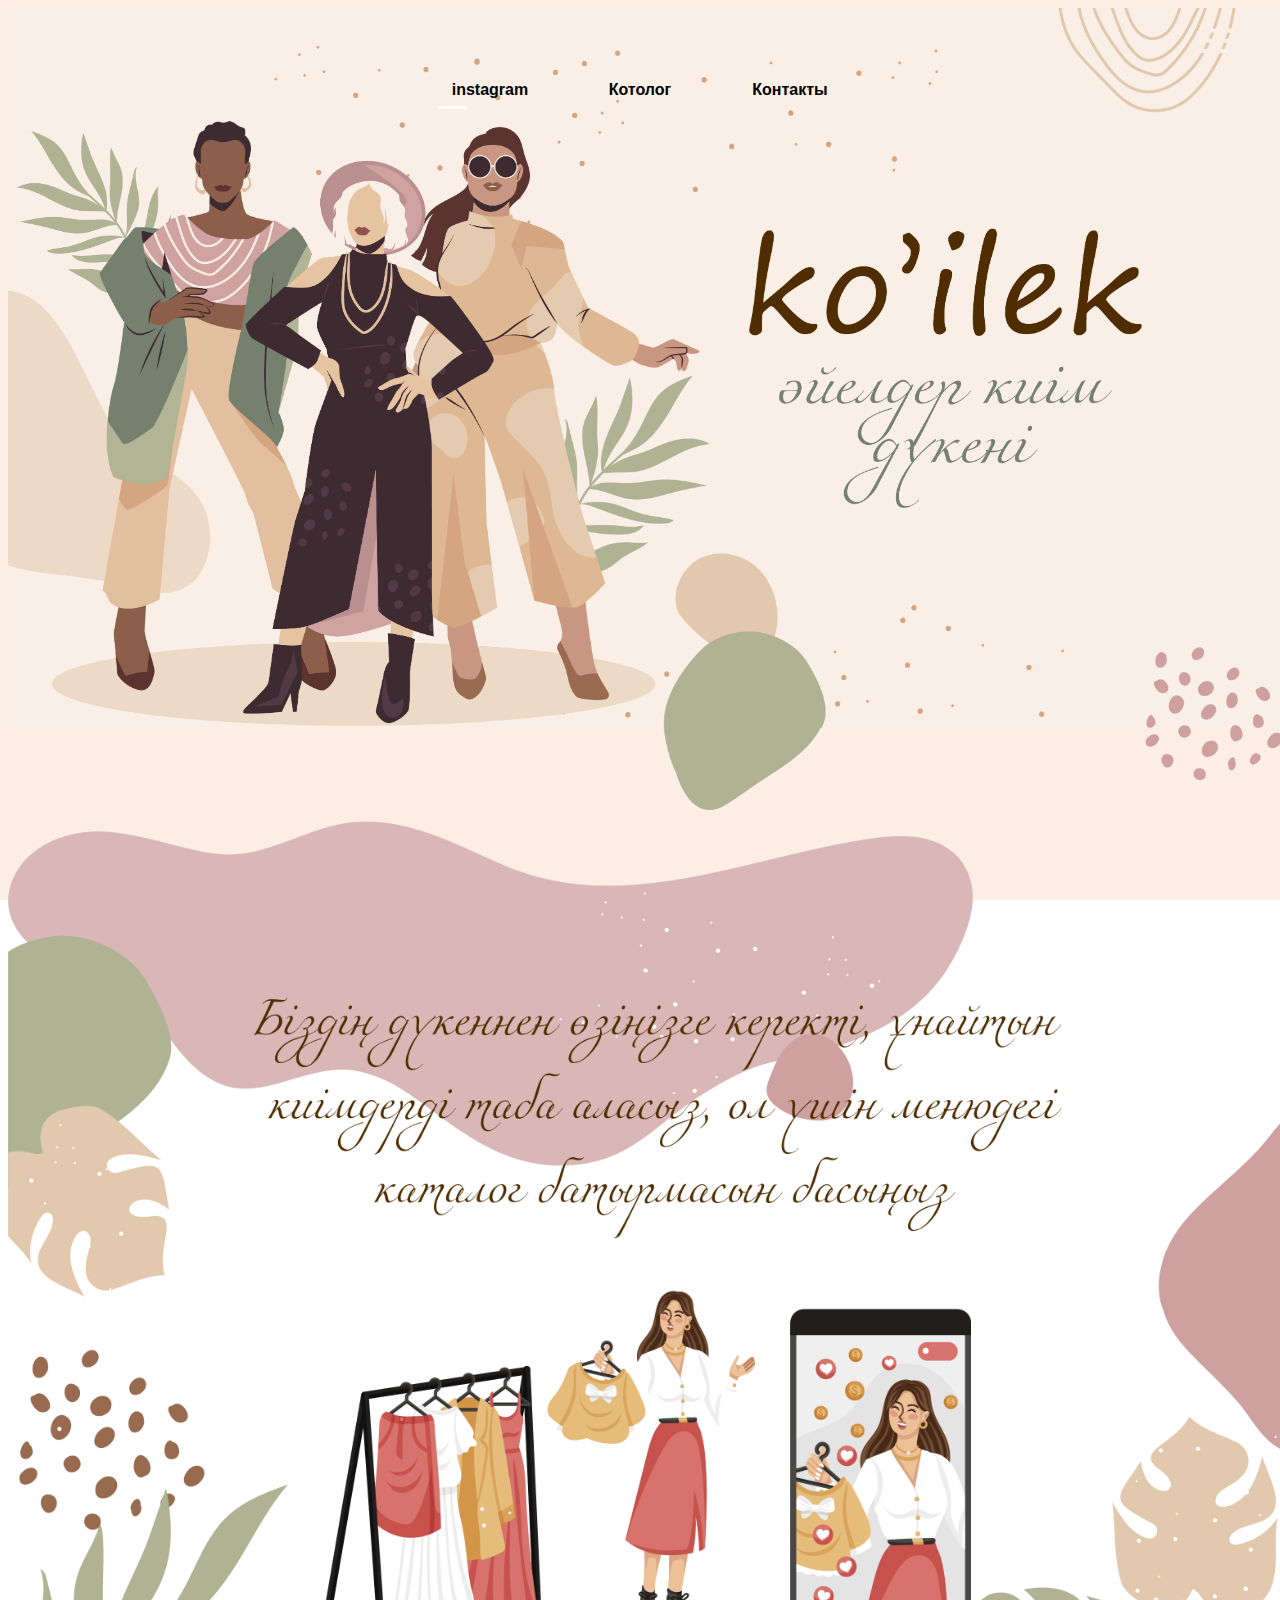
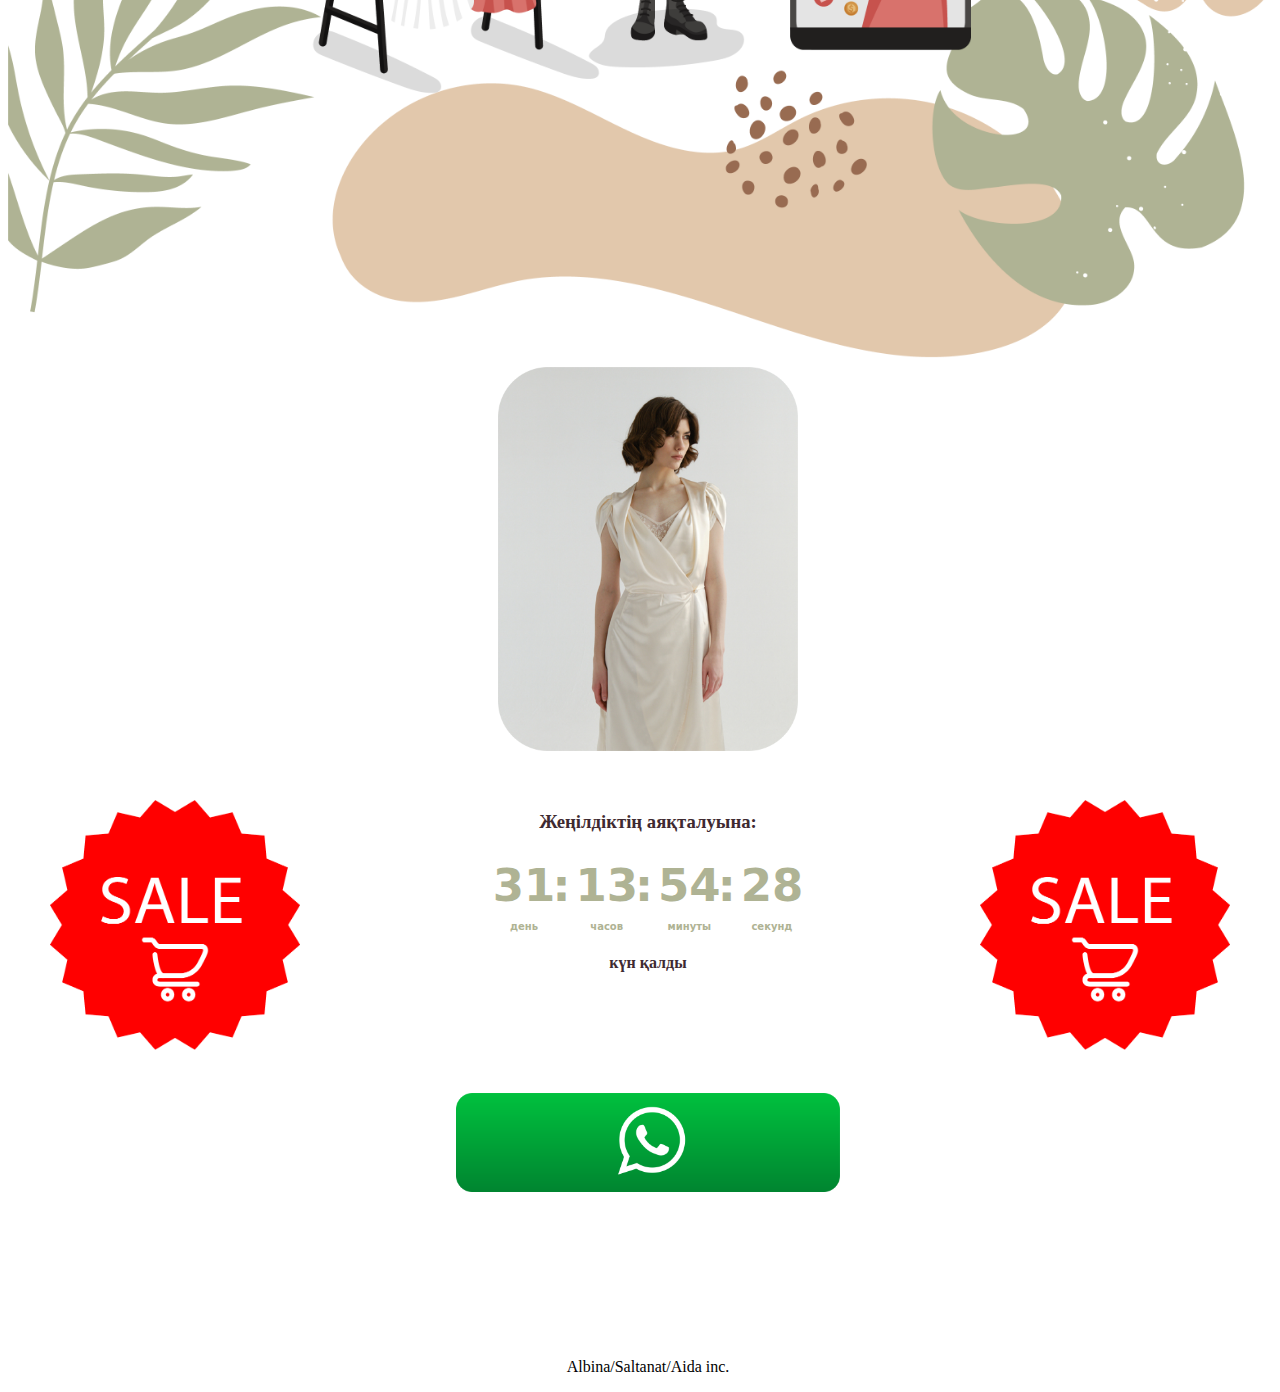
<file: index.html>
<!DOCTYPE html>
<html lang="ru">
<head>

<style>
@media screen and (max-width: 1280px) {div.contentblock {width: 1200px;} } 
@media screen and (max-width: 1140px) { div.contentblock {width: 1024px;} } 
@media screen and (max-width: 992px) { div. contentblock {width: 970px;} } 


</style>

<style>

  body {
  height:100%;
width: 100%;
        background: url(frthtghtgj.png) ;
       background-size: 100%;
        
  background-attachment: fixed;
 }
  <

</style>


<style>



   img.rot {
  animation: 1s linear 0s normal none infinite running rot;
  -webkit-animation: 5s linear 0s normal none infinite running rot;
  width: 100px;
}
@keyframes rot {
  0% {
    transform: rotate(0deg);
  }
  100% {
    transform: rotate(360deg);
  }
}
@-webkit-keyframes rot {
  0% {
    transform: rotate(0deg);
  }
  100% {
    transform: rotate(360deg);
  }
}





nav
{
    position: absolute;
    top: 10%;
    right: 0;
    left: 0;
    width: 450px;
    display: table;
    margin: 0 auto;
    transform: translateY(-50%);
}

nav a
{
    position: relative;
    width: 33.333%;
    display: table-cell;
    text-align: center;
    color: #000000;
    text-decoration: none;
    font-family: Verdana, Geneva, Tahoma, sans-serif;
    font-weight: bold;
    padding: 10px 15px;
    transition: 0.2s ease color;
}

nav a:before, nav a:after
{
    content: "";
    position: absolute;
    border-radius: 50%;
    transform: scale(0);
    transition: 0.2s ease transform;
}

nav a:before
{
    top: 0;
    left: 10px;
    width: 6px;
    height: 6px;
}

nav a:after
{
    top: 5px;
    left: 18px;
    width: 4px;
    height: 4px
}

nav a:nth-child(1):before
{
    background-color: yellow;
}

nav a:nth-child(1):after
{
    background-color: red;
}

nav a:nth-child(2):before
{
    background-color: #00e2ff;
}

nav a:nth-child(2):after
{
    background-color: #89ff00;
}

nav a:nth-child(3):before
{
    background-color: purple;
}

nav a:nth-child(3):after
{
    background-color: palevioletred;
}

#indicator
{
    position: absolute;
    left: 5%;
    bottom: 0;
    width: 30px;
    height: 3px;
    background-color: #fff;
    border-radius: 5px;
    transition: 0.2s ease left;
}

nav a:hover
{
    color: #fff;
}

nav a:hover:before, nav a:hover:after
{
    transform: scale(1);
}

nav a:nth-child(1):hover ~ #indicator
{
    background: linear-gradient(130deg, yellow, red);
}

nav a:nth-child(2):hover ~ #indicator
{
    left: 34%;
    background: linear-gradient(130deg, #00e2ff, #89ff00);
}

nav a:nth-child(3):hover ~ #indicator
{
    left: 70%;
    background: linear-gradient(130deg, purple, palevioletred);
}



</style>
<style >
.hgh{
      margin: 0;
      font-family: system-ui, -apple-system, "Segoe UI", Roboto, "Helvetica Neue", Arial, "Noto Sans", "Liberation Sans", sans-serif, "Apple Color Emoji", "Segoe UI Emoji", "Segoe UI Symbol", "Noto Color Emoji";
      font-size: 1rem;
      font-weight: 700;
      line-height: 1.5;
      -webkit-text-size-adjust: 100%;
      -webkit-tap-highlight-color: rgba(0, 0, 0, 0);
      display: flex;
      justify-content: center;
    }

    .timer__items {
      display: flex;
      font-size: 45px;
      color: #AFB394;
    }


    .timer__item {
      position: relative;
      min-width: 60px;
      margin-left: 10px;
      margin-right: 10px;
      padding-bottom: 15px;
    }


    .timer__item::before {
      content: attr(data-title);
      display: block;
      position: absolute;
      left: 50%;
      bottom: 0;
      transform: translateX(-50%);
      font-size: 10px;
    }


    .timer__item:not(:last-child)::after {
      content: ':';
      position: absolute;
      right: -15px;
    }
  </style>
</style>










  <script>


    document.addEventListener('DOMContentLoaded', function () {
      // конечная дата
      const deadline = new Date(new Date().getFullYear(), new Date().getMonth() + 1, 25);
      // id таймера
      let timerId = null;
      // склонение числительных
      function declensionNum(num, words) {
        return words[(num % 100 > 4 && num % 100 < 20) ? 2 : [2, 0, 1, 1, 1, 2][(num % 10 < 5) ? num % 10 : 5]];
      }
      // вычисляем разницу дат и устанавливаем оставшееся времени в качестве содержимого элементов
      function countdownTimer() {
        const diff = deadline - new Date();
        if (diff <= 0) {
          clearInterval(timerId);
        }
        const days = diff > 0 ? Math.floor(diff / 1000 / 60 / 60 / 24) : 0;
        const hours = diff > 0 ? Math.floor(diff / 1000 / 60 / 60) % 24 : 0;
        const minutes = diff > 0 ? Math.floor(diff / 1000 / 60) % 60 : 0;
        const seconds = diff > 0 ? Math.floor(diff / 1000) % 60 : 0;
        $days.textContent = days < 10 ? '0' + days : days;
        $hours.textContent = hours < 10 ? '0' + hours : hours;
        $minutes.textContent = minutes < 10 ? '0' + minutes : minutes;
        $seconds.textContent = seconds < 10 ? '0' + seconds : seconds;
        $days.dataset.title = declensionNum(days, ['день', 'дня', 'дней']);
        $hours.dataset.title = declensionNum(hours, ['час', 'часа', 'часов']);
        $minutes.dataset.title = declensionNum(minutes, ['минута', 'минуты', 'минут']);
        $seconds.dataset.title = declensionNum(seconds, ['секунда', 'секунды', 'секунд']);
      }
      // получаем элементы, содержащие компоненты даты
      const $days = document.querySelector('.timer__days');
      const $hours = document.querySelector('.timer__hours');
      const $minutes = document.querySelector('.timer__minutes');
      const $seconds = document.querySelector('.timer__seconds');
      // вызываем функцию countdownTimer
      countdownTimer();
      // вызываем функцию countdownTimer каждую секунду
      timerId = setInterval(countdownTimer, 1000);
    });
  </script>
<style>
      * {box-sizing: border-box}
     
      .mySlides {display: none}
      img {vertical-align: middle;}
      .slideshow-container {
      max-width: 1000px;
      position: relative;
      margin: auto;
      }
      /* Кнопки next & previous */
      .prev, .next {
      cursor: pointer;
      position: absolute;
      top: 50%;
      width: auto;
      padding: 16px;
      margin-top: -22px;
      color: white;
      font-weight: bold;
      font-size: 18px;
      transition: 0.6s ease;/* Добавьте черный фоновый цвет с небольшой прозрачностью */
      border-radius: 0 3px 3px 0;
      user-select: none;
      }
      .next {
      right: 0;
      border-radius: 3px 0 0 3px;
      }
    
      .prev:hover, .next:hover {
      background-color: rgba(0,0,0,0.8);
      }
      /* Подпись под изображением */
      
      /* Number text (1/3 etc) */
      .numbertext {
      color: #ffffff;
      font-size: 12px;
      padding: 8px 12px;
      position: absolute;
      top: 0;
      }
      /* Точки/маркеры/указатели */
      .dot {
      cursor: pointer;
      height: 15px;
      width: 15px;
      margin: 0 2px;
      background-color: #999999;
      border-radius: 50%;
      display: inline-block;
      transition: background-color 0.6s ease;
      }
      .active, .dot:hover {
      background-color: #111111;
      }
      /* Выцветание анимации */
      .fade {
      -webkit-animation-name: fade;
      -webkit-animation-duration: 0.5s;
      animation-name: fade;
      animation-duration: 2.5s;
      }
      @-webkit-keyframes fade {
      from {opacity: .4} 
      to {opacity: 1}
      }
      @keyframes fade {
      from {opacity: .4} 
      to {opacity: 1}
      }
      /* Для маленьких экранов увеличьте размер текста  */
      @media only screen and (max-width: 300px) {
      .prev, .next,.text {font-size: 11px}
      }







    </style>
    <!-- Bootstrap CSS -->
    <link href="https://cdn.jsdelivr.net/npm/bootstrap@5.0.2/dist/css/bootstrap.min.css" rel="stylesheet" integrity="sha384-EVSTQN3/azprG1Anm3QDgpJLIm9Nao0Yz1ztcQTwFspd3yD65VohhpuuCOmLASjC" crossorigin="anonymous">

	<meta charset="utf-8">
	<meta name="viewport" content="width=device-width, initial-scale=1">
<title>koilek store</title>
</head>
<body>

<nav>
  <a href="https://www.instagram.com/chanelofficial?igsh=OGQ5ZDc2ODk2ZA==">instagram</a>
  <a href="magazinbaza.html">Котолог</a>
  <a href="contacts.html">Контакты</a>
  <div id="indicator"></div>
</nav>


<img src="yuklulil.png"  style="width:100%">
<img src="gjnhgjmhgmk.png" style="width: 100%; height: 100%;">




<center>
   <div class="slideshow-container">
      <div class="mySlides fade">
        <img src="1111.png" style="width:30%">
        
      </div>
      <div class="mySlides fade">
        <img src="2222.png" style="width:30%">
      
      </div>
      <div class="mySlides fade">
        <img src="3333.png" style="width:30%">
        
      </div>
       <div class="mySlides fade">
        <img src="4444.png" style="width:30%">
        
      </div>
       


       </div>
       </div>


</center>




<div class="element-animation">
<center><h3 style="font-family:piazzolla; color: #3E2A31; margin-top: 60px; ">Жеңілдіктің аяқталуына:
</h3></center>
</div>

 <div class="element-animation">
<center>
 <div class="timer" >
  <div class="hgh">
    <div class="timer__items" >

      <div class="timer__item timer__days">00</div>
      <div class="timer__item timer__hours">00</div>
      <div class="timer__item timer__minutes">00</div>
      <div class="timer__item timer__seconds">00</div>
    </div></div>
  </div>
</center></div>
<center><h4 style="font-family:piazzolla; color: #3E2A31; margin-top: 20px; ">күн қалды
</h4></center>





<img class="rot" src="drfgbfdbhgfthb.png" style = "position:absolute;
    left: 50px;
    top: 2400px;width: 250px; height:250px">


<img class="rot" src="drfgbfdbhgfthb.png" style = "position:absolute;
    right: 50px;
    top: 2400px;width: 250px; height:250px">



<center><a href="
https://wa.me/77766644180/"><img src="tyhjukjiuki.png" style="width:30%; margin-top: 100px;margin-bottom: 150px;"></a></center>

<center><p>Albina/Saltanat/Aida inc.</p></center>

<script>
      var slideIndex = 0;
      showSlides();
      
      function showSlides() {
        var i;
        var slides = document.getElementsByClassName("mySlides");
        for (i = 0; i < slides.length; i++) {
          slides[i].style.display = "none"; 
        }
        slideIndex++;
        if (slideIndex > slides.length) {slideIndex = 1} 
        slides[slideIndex-1].style.display = "block"; 
        setTimeout(showSlides, 2000); // Change image every 2 seconds
      
      }
    </script>

<link rel="preconnect" href="https://fonts.googleapis.com">
<link rel="preconnect" href="https://fonts.gstatic.com" crossorigin>
<link href="https: //fonts.googleapis.com/css2?family= Piazzolla :wght@100 & display=swap" rel="stylesheet">

	<script src="https://cdn.jsdelivr.net/npm/bootstrap@5.0.2/dist/js/bootstrap.bundle.min.js" integrity="sha384-MrcW6ZMFYlzcLA8Nl+NtUVF0sA7MsXsP1UyJoMp4YLEuNSfAP+JcXn/tWtIaxVXM" crossorigin="anonymous"></script>
</body>
</html>
</file>
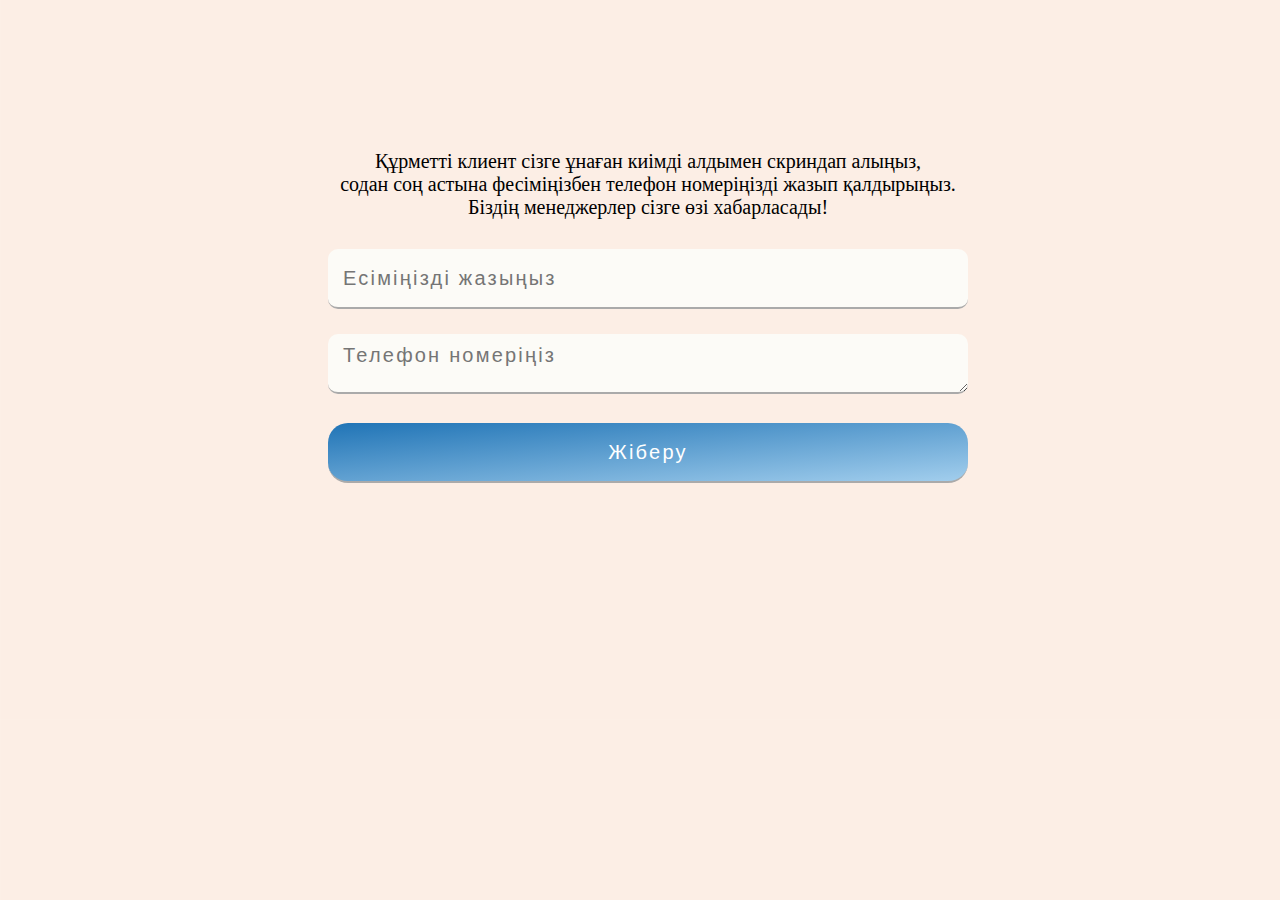
<file: contacts.html>
<!DOCTYPE html>
<html lang="ru">
<head>

<style>
@media screen and (max-width: 1280px) {div.contentblock {width: 1200px;} } 
@media screen and (max-width: 1140px) { div.contentblock {width: 1024px;} } 
@media screen and (max-width: 992px) { div. contentblock {width: 970px;} } 

* {
   box-sizing: border-box; border-radius: 10px;
}
</style>

<style>
	  .form-inner {
   position: relative;
}
.form-inner h3 {
   position: relative;
   margin-top: 0;
   color: black;
   font-family: 'Roboto', sans-serif;
   font-weight: 100;
   height: 60px;
   font-size: 15px;
   text-align: center;
   
}

}
.form-inner label {
   display: block;
   padding-left: 25px;
   font-family: 'Roboto', sans-serif;
   color: rgba(255, 255, 255, .6);
   text-transform: uppercase;
   font-size: 15px;
   height: 60px;
padding: 0 15px;
   margin: 10px 0 15px;
}
.form-inner input {
   width: 50%;
   height: 60px;
    border: 0;
    border-bottom: 2px solid #aaa;
    font-size: 20px;
    font-weight: 300;
    background-color: #FCFBF7 ;
    letter-spacing: 0.11em;
   font-family: 'Roboto', sans-serif;
  padding: 0 15px;
   margin: 10px 0 15px;

}
.btb {
   width: 50%;
   height: 30px;
    border: 0;
    height: 60px;
    font-size: 20px;
    font-weight: 300;
    color: #797a9e;
    letter-spacing: 0.11em;
border-radius: 20px;
}



.form-inner textarea {
   width: 50%;
   margin-top: 10px;
    border: 0;
    border-bottom: 2px solid #aaa;
    font-size: 20px;
    font-weight: 200;
    background-color: #FCFBF7;
    letter-spacing: 0.11em;
 height: 60px;
   font-family: 'Roboto', sans-serif;
  margin: 10px 0 15px;
  padding: 10px 15px;
}

.form-inner input[type="submit"] {
    background: linear-gradient(to top left, #A2CEED 0%, #2074B6 100%);
}

</style>
<style>

  body {
  height:100%;
width: 100%;
        background: url(frthtghtgj.png) ;
       background-size: 100%;
        
  background-attachment: fixed;
 }
  <

</style>


    <!-- Bootstrap CSS -->
    <link href="https://cdn.jsdelivr.net/npm/bootstrap@5.0.2/dist/css/bootstrap.min.css" rel="stylesheet" integrity="sha384-EVSTQN3/azprG1Anm3QDgpJLIm9Nao0Yz1ztcQTwFspd3yD65VohhpuuCOmLASjC" crossorigin="anonymous">

	<meta charset="utf-8">
	<meta name="viewport" content="width=device-width, initial-scale=1">
<title></title> 
</head>
<body>





<center style="margin-top: 150px;">
<form class="transparent"method="post" id="form">
<div class="form-inner">

<p style="font-size: 20px; text-align: center;">Құрметті клиент сізге ұнаған киімді алдымен скриндап алыңыз, <br> содан соң 
астына фесіміңізбен телефон номеріңізді жазып қалдырыңыз. <br> Біздің менеджерлер сізге өзі хабарласады!</p>

<input type="text" name="name" placeholder="Есіміңізді жазыңыз"   minlength="2" maxlength="20" />
    <textarea
          name="message"
          maxlength="100"
          id="message"
          cols="30"
          rows="4"
          placeholder="Телефон номеріңіз"
         
        ></textarea>
<input class="btb" type="submit" value="Жіберу" style="color:white;">
</div>
</form></center>


  <script>


     const URL_APP =     "https://script.google.com/macros/s/AKfycbwaHEWMcLSL36WNpCEotzyh0OGgcWPlrSUJqpEITrbLsxu-gKg2cCcUul9OMe5ltvAu/exec";

      
      const form = document.querySelector("#form");

  
      form.action = URL_APP;

    
      function isFilled(details) {
        const { name } = details;
        if (!name) return false;
       
        return true;
      }

      form.addEventListener("submit", async (ev) => {
       
        ev.preventDefault();

        const name = document.querySelector("[name=name]");
      
        const message = document.querySelector("[name=message]");
      
        let details = {
          name: name.value.trim(),
      
          message: message.value.trim(),
      
        };

        if (!isFilled(details)) return;

      
        let formBody = [];
        for (let property in details) {
       
          let encodedKey = encodeURIComponent(property);
          let encodedValue = encodeURIComponent(details[property]);
          formBody.push(encodedKey + "=" + encodedValue);
        }
     
        formBody = formBody.join("&");

   
        const result = await fetch(URL_APP, {
          method: "POST",
          headers: {
            "Content-Type": "application/x-www-form-urlencoded;charset=UTF-8",
          },
          cors: "no-cors",
          body: formBody,
        })
          .then((res) => res.json())
          .catch((err) => alert("Ошибка!"))
     
          
         if( result.type === 'success' ) {
            name.value = '';
            message.value = '';
           alert('Жауабыңызға рахмет!')
         }
         if( result.type === 'error' ) {            
           alert(`Ошибка( ${result.errors}`)
         }


      });

</script>

<link rel="preconnect" href="https://fonts.googleapis.com">
<link rel="preconnect" href="https://fonts.gstatic.com" crossorigin>
<link href="https: //fonts.googleapis.com/css2?family= Piazzolla :wght@100 & display=swap" rel="stylesheet">

	<script src="https://cdn.jsdelivr.net/npm/bootstrap@5.0.2/dist/js/bootstrap.bundle.min.js" integrity="sha384-MrcW6ZMFYlzcLA8Nl+NtUVF0sA7MsXsP1UyJoMp4YLEuNSfAP+JcXn/tWtIaxVXM" crossorigin="anonymous"></script>
</body>
</html>
</file>
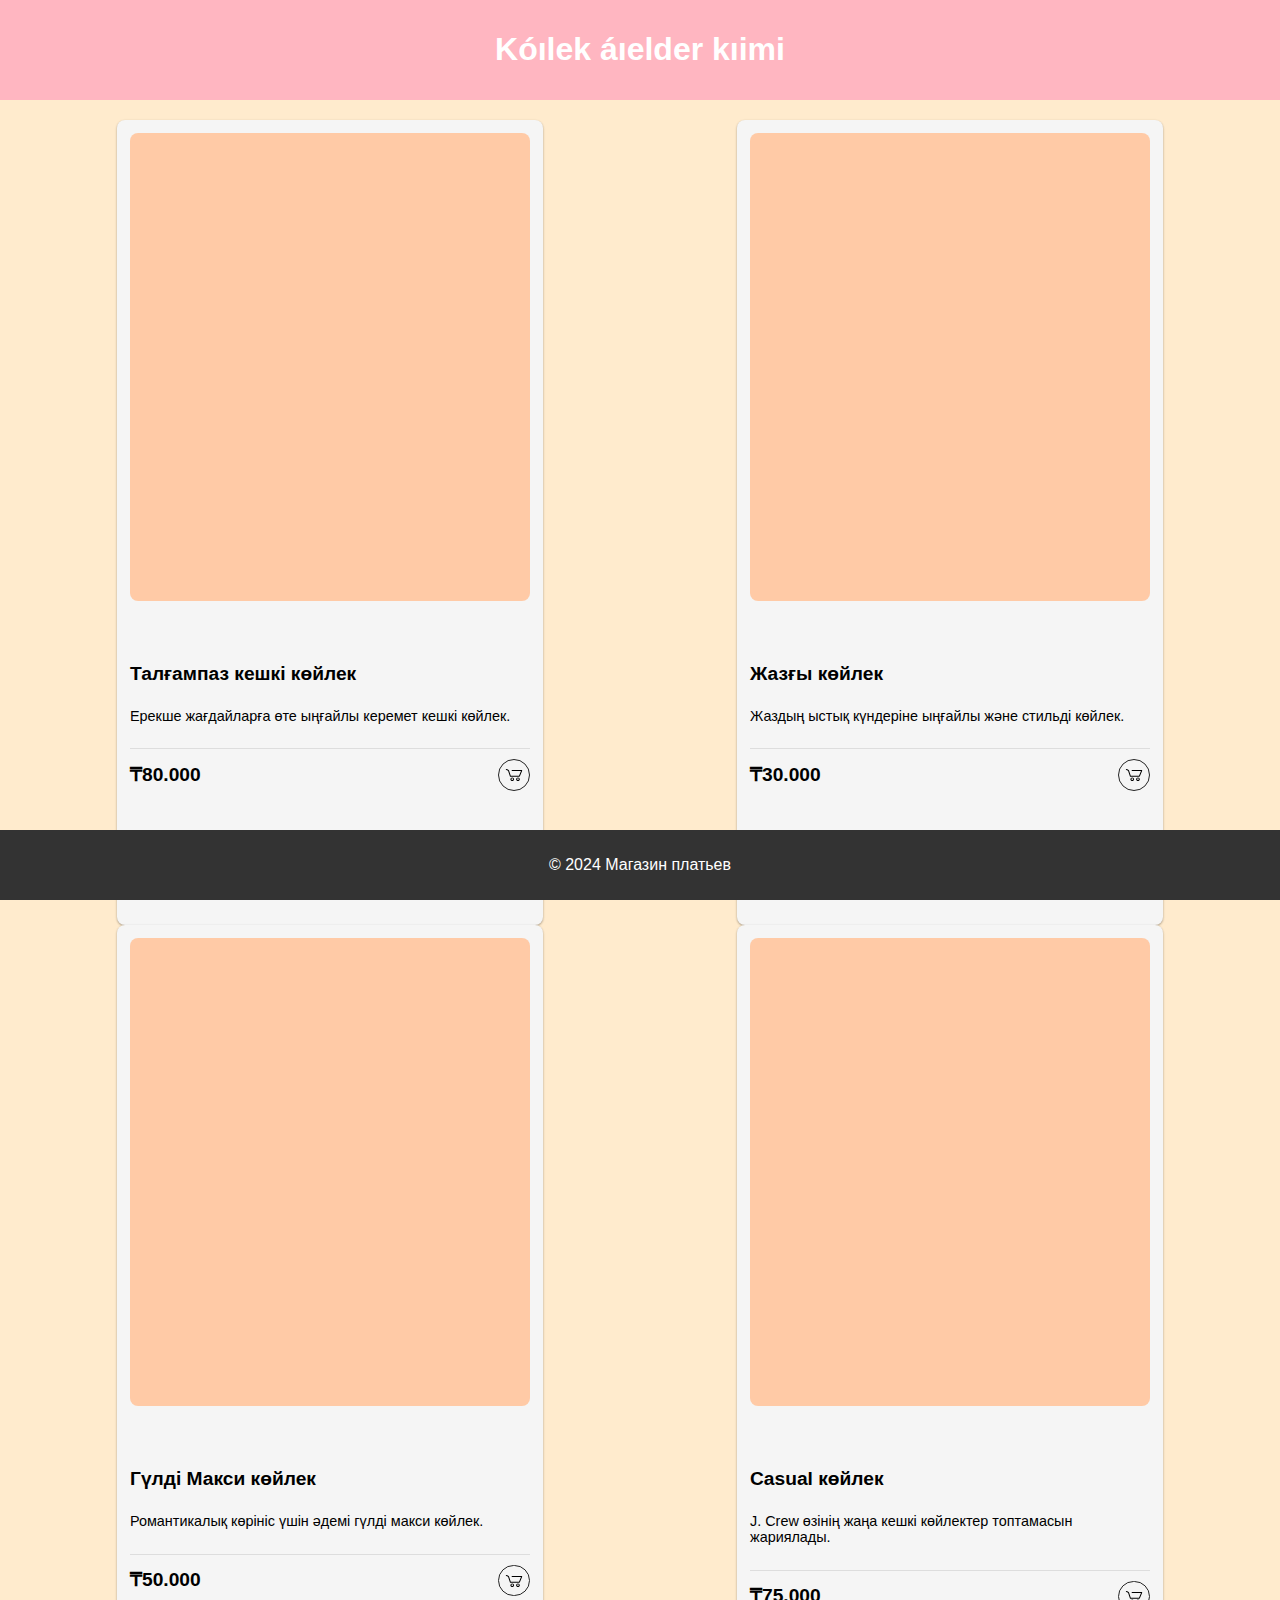
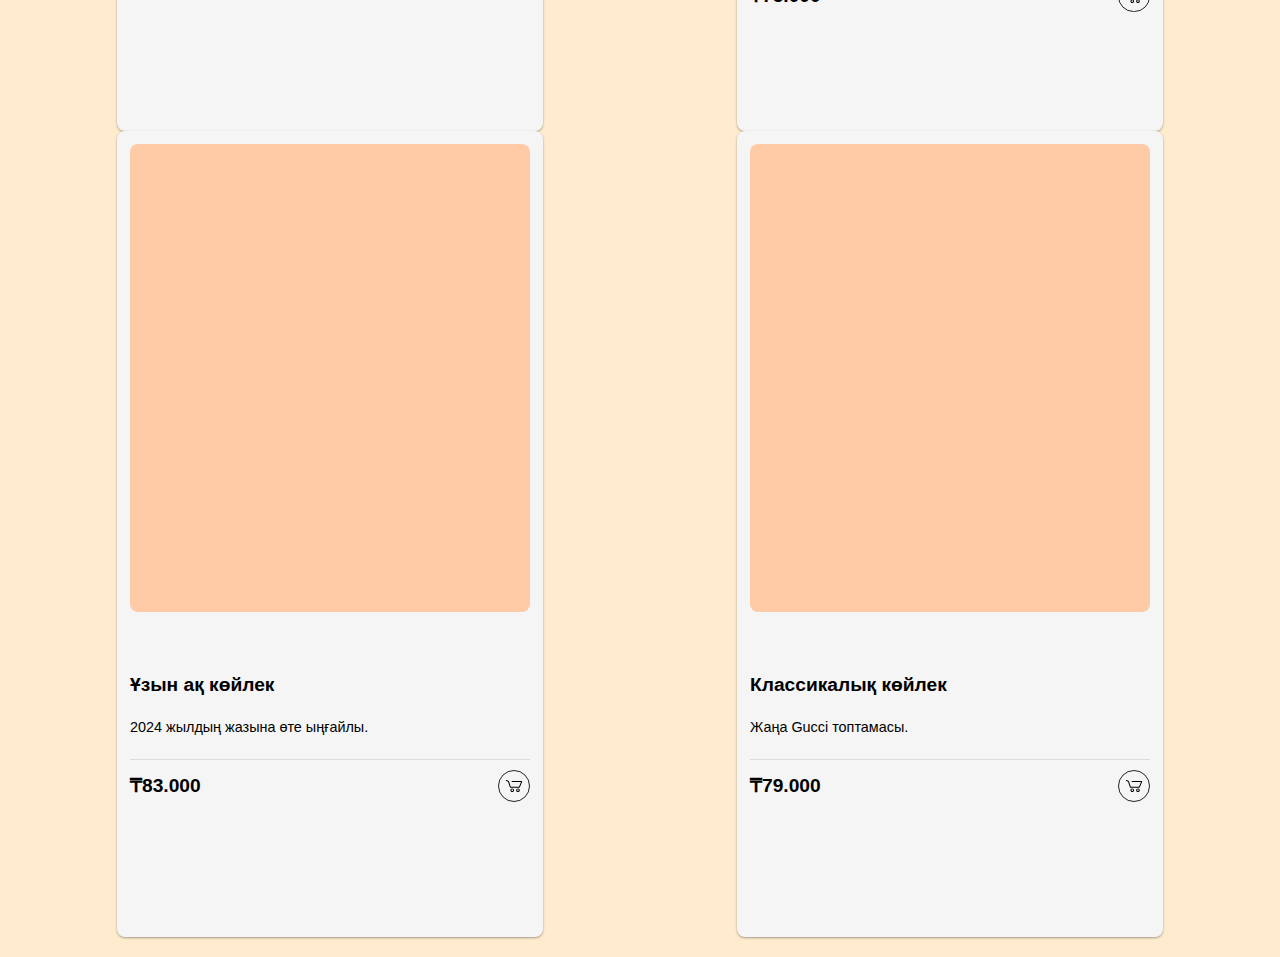
<file: magazinbaza.html>
<!DOCTYPE html>
<html lang="en">
<head>
  <meta charset="UTF-8">
  <meta name="viewport" content="width=device-width, initial-scale=1.0">
  <link rel="stylesheet" href="magazin.css">
  <title>Магазин платьев</title>
</head>
<body>
  <header>
    <h1>Kóılek áıelder kıimi</h1>
  </header>


  <section id="dresses">
    <!-- Карточка товара 1 -->
    
<div class="card">
  <div class="card-img" style="background-image: url('https://i.pinimg.com/564x/88/d1/da/88d1da9541a5d180cc60bf21e1ac9f55.jpg' );"></div>
  <div class="card-info">
    <p class="text-title">Талғампаз кешкі көйлек</p>
    <p class="text-body">Ерекше жағдайларға өте ыңғайлы керемет кешкі көйлек.</p>
  </div>
  <div class="card-footer">
    <span class="text-title">₸80.000</span>
    <div class="card-button">
      <svg class="svg-icon" viewBox="0 0 20 20">
      	<path d="M17.72,5.011H8.026c-0.271,0-0.49,0.219-0.49,0.489c0,0.271,0.219,0.489,0.49,0.489h8.962l-1.979,4.773H6.763L4.935,5.343C4.926,5.316,4.897,5.309,4.884,5.286c-0.011-0.024,0-0.051-0.017-0.074C4.833,5.166,4.025,4.081,2.33,3.908C2.068,3.883,1.822,4.075,1.795,4.344C1.767,4.612,1.962,4.853,2.231,4.88c1.143,0.118,1.703,0.738,1.808,0.866l1.91,5.661c0.066,0.199,0.252,0.333,0.463,0.333h8.924c0.116,0,0.22-0.053,0.308-0.128c0.027-0.023,0.042-0.048,0.063-0.076c0.026-0.034,0.063-0.058,0.08-0.099l2.384-5.75c0.062-0.151,0.046-0.323-0.045-0.458C18.036,5.092,17.883,5.011,17.72,5.011z"></path>
      <path d="M8.251,12.386c-1.023,0-1.856,0.834-1.856,1.856s0.833,1.853,1.856,1.853c1.021,0,1.853-0.83,1.853-1.853S9.273,12.386,8.251,12.386z M8.251,15.116c-0.484,0-0.877-0.393-0.877-0.874c0-0.484,0.394-0.878,0.877-0.878c0.482,0,0.875,0.394,0.875,0.878C9.126,14.724,8.733,15.116,8.251,15.116z"></path>
      <path d="M13.972,12.386c-1.022,0-1.855,0.834-1.855,1.856s0.833,1.853,1.855,1.853s1.854-0.83,1.854-1.853S14.994,12.386,13.972,12.386z M13.972,15.116c-0.484,0-0.878-0.393-0.878-0.874c0-0.484,0.394-0.878,0.878-0.878c0.482,0,0.875,0.394,0.875,0.878C14.847,14.724,14.454,15.116,13.972,15.116z"></path>
        <!-- Иконка корзины -->
      </svg>
    </div>
  </div>
</div>

<!-- Добавленные карточки товаров -->
<!-- Карточка товара 2 -->
<div class="card">
  <div class="card-img" style="background-image: url('https://i.pinimg.com/564x/c8/ee/0d/c8ee0df1531d285b1ff163c96b677607.jpg');"></div>
  <div class="card-info">
    <p class="text-title">Жазғы көйлек</p>
    <p class="text-body">Жаздың ыстық күндеріне ыңғайлы және стильді көйлек.</p>
  </div>
  <div class="card-footer">
    <span class="text-title">₸30.000</span>
    <div class="card-button">
      <svg class="svg-icon" viewBox="0 0 20 20">
        <!-- Иконка корзины -->
        <path d="M17.72,5.011H8.026c-0.271,0-0.49,0.219-0.49,0.489c0,0.271,0.219,0.489,0.49,0.489h8.962l-1.979,4.773H6.763L4.935,5.343C4.926,5.316,4.897,5.309,4.884,5.286c-0.011-0.024,0-0.051-0.017-0.074C4.833,5.166,4.025,4.081,2.33,3.908C2.068,3.883,1.822,4.075,1.795,4.344C1.767,4.612,1.962,4.853,2.231,4.88c1.143,0.118,1.703,0.738,1.808,0.866l1.91,5.661c0.066,0.199,0.252,0.333,0.463,0.333h8.924c0.116,0,0.22-0.053,0.308-0.128c0.027-0.023,0.042-0.048,0.063-0.076c0.026-0.034,0.063-0.058,0.08-0.099l2.384-5.75c0.062-0.151,0.046-0.323-0.045-0.458C18.036,5.092,17.883,5.011,17.72,5.011z"></path>
      <path d="M8.251,12.386c-1.023,0-1.856,0.834-1.856,1.856s0.833,1.853,1.856,1.853c1.021,0,1.853-0.83,1.853-1.853S9.273,12.386,8.251,12.386z M8.251,15.116c-0.484,0-0.877-0.393-0.877-0.874c0-0.484,0.394-0.878,0.877-0.878c0.482,0,0.875,0.394,0.875,0.878C9.126,14.724,8.733,15.116,8.251,15.116z"></path>
      <path d="M13.972,12.386c-1.022,0-1.855,0.834-1.855,1.856s0.833,1.853,1.855,1.853s1.854-0.83,1.854-1.853S14.994,12.386,13.972,12.386z M13.972,15.116c-0.484,0-0.878-0.393-0.878-0.874c0-0.484,0.394-0.878,0.878-0.878c0.482,0,0.875,0.394,0.875,0.878C14.847,14.724,14.454,15.116,13.972,15.116z"></path>
      </svg>
    </div>
  </div>
</div>

<!-- Карточка товара 3 -->
<div class="card">
  <div class="card-img" style="background-image: url('https://i.pinimg.com/564x/b2/07/15/b207157b66f97d79cd74cfe57af31b5d.jpg');"></div>
  <div class="card-info">
    <p class="text-title">Гүлді Макси көйлек</p>
    <p class="text-body">Романтикалық көрініс үшін әдемі гүлді макси көйлек.</p>
  </div>
  <div class="card-footer">
    <span class="text-title">₸50.000</span>
    <div class="card-button">
      <svg class="svg-icon" viewBox="0 0 20 20">
        <!-- Иконка корзины -->
        <path d="M17.72,5.011H8.026c-0.271,0-0.49,0.219-0.49,0.489c0,0.271,0.219,0.489,0.49,0.489h8.962l-1.979,4.773H6.763L4.935,5.343C4.926,5.316,4.897,5.309,4.884,5.286c-0.011-0.024,0-0.051-0.017-0.074C4.833,5.166,4.025,4.081,2.33,3.908C2.068,3.883,1.822,4.075,1.795,4.344C1.767,4.612,1.962,4.853,2.231,4.88c1.143,0.118,1.703,0.738,1.808,0.866l1.91,5.661c0.066,0.199,0.252,0.333,0.463,0.333h8.924c0.116,0,0.22-0.053,0.308-0.128c0.027-0.023,0.042-0.048,0.063-0.076c0.026-0.034,0.063-0.058,0.08-0.099l2.384-5.75c0.062-0.151,0.046-0.323-0.045-0.458C18.036,5.092,17.883,5.011,17.72,5.011z"></path>
      <path d="M8.251,12.386c-1.023,0-1.856,0.834-1.856,1.856s0.833,1.853,1.856,1.853c1.021,0,1.853-0.83,1.853-1.853S9.273,12.386,8.251,12.386z M8.251,15.116c-0.484,0-0.877-0.393-0.877-0.874c0-0.484,0.394-0.878,0.877-0.878c0.482,0,0.875,0.394,0.875,0.878C9.126,14.724,8.733,15.116,8.251,15.116z"></path>
      <path d="M13.972,12.386c-1.022,0-1.855,0.834-1.855,1.856s0.833,1.853,1.855,1.853s1.854-0.83,1.854-1.853S14.994,12.386,13.972,12.386z M13.972,15.116c-0.484,0-0.878-0.393-0.878-0.874c0-0.484,0.394-0.878,0.878-0.878c0.482,0,0.875,0.394,0.875,0.878C14.847,14.724,14.454,15.116,13.972,15.116z"></path>
      </svg>
    </div>
  </div>
</div>
<!-- Карточка товара 4 -->
<div class="card">
  <div class="card-img" style="background-image: url('https://i.pinimg.com/564x/ac/36/4b/ac364b525d6349b319e5be99ca33bfe8.jpg');"></div>
  <div class="card-info">
    <p class="text-title">Casual көйлек</p>
    <p class="text-body">J. Crew өзінің жаңа кешкі көйлектер топтамасын жариялады.</p>
  </div>
  <div class="card-footer">
    <span class="text-title">₸75.000</span>
    <div class="card-button">
      <svg class="svg-icon" viewBox="0 0 20 20">
        <!-- Иконка корзины -->
        <path d="M17.72,5.011H8.026c-0.271,0-0.49,0.219-0.49,0.489c0,0.271,0.219,0.489,0.49,0.489h8.962l-1.979,4.773H6.763L4.935,5.343C4.926,5.316,4.897,5.309,4.884,5.286c-0.011-0.024,0-0.051-0.017-0.074C4.833,5.166,4.025,4.081,2.33,3.908C2.068,3.883,1.822,4.075,1.795,4.344C1.767,4.612,1.962,4.853,2.231,4.88c1.143,0.118,1.703,0.738,1.808,0.866l1.91,5.661c0.066,0.199,0.252,0.333,0.463,0.333h8.924c0.116,0,0.22-0.053,0.308-0.128c0.027-0.023,0.042-0.048,0.063-0.076c0.026-0.034,0.063-0.058,0.08-0.099l2.384-5.75c0.062-0.151,0.046-0.323-0.045-0.458C18.036,5.092,17.883,5.011,17.72,5.011z"></path>
      <path d="M8.251,12.386c-1.023,0-1.856,0.834-1.856,1.856s0.833,1.853,1.856,1.853c1.021,0,1.853-0.83,1.853-1.853S9.273,12.386,8.251,12.386z M8.251,15.116c-0.484,0-0.877-0.393-0.877-0.874c0-0.484,0.394-0.878,0.877-0.878c0.482,0,0.875,0.394,0.875,0.878C9.126,14.724,8.733,15.116,8.251,15.116z"></path>
      <path d="M13.972,12.386c-1.022,0-1.855,0.834-1.855,1.856s0.833,1.853,1.855,1.853s1.854-0.83,1.854-1.853S14.994,12.386,13.972,12.386z M13.972,15.116c-0.484,0-0.878-0.393-0.878-0.874c0-0.484,0.394-0.878,0.878-0.878c0.482,0,0.875,0.394,0.875,0.878C14.847,14.724,14.454,15.116,13.972,15.116z"></path>
      </svg>
    </div>
  </div>
</div>
<!-- Карточка товара 5 -->
<div class="card">
  <div class="card-img" style="background-image: url('https://i.pinimg.com/564x/21/87/86/218786b1a7eec0e8d8fac09d9b875815.jpg');"></div>
  <div class="card-info">
    <p class="text-title">Ұзын ақ көйлек</p>
    <p class="text-body">2024 жылдың жазына өте ыңғайлы.</p>
  </div>
  <div class="card-footer">
    <span class="text-title">₸83.000</span>
    <div class="card-button">
      <svg class="svg-icon" viewBox="0 0 20 20">
        <!-- Иконка корзины -->
        <path d="M17.72,5.011H8.026c-0.271,0-0.49,0.219-0.49,0.489c0,0.271,0.219,0.489,0.49,0.489h8.962l-1.979,4.773H6.763L4.935,5.343C4.926,5.316,4.897,5.309,4.884,5.286c-0.011-0.024,0-0.051-0.017-0.074C4.833,5.166,4.025,4.081,2.33,3.908C2.068,3.883,1.822,4.075,1.795,4.344C1.767,4.612,1.962,4.853,2.231,4.88c1.143,0.118,1.703,0.738,1.808,0.866l1.91,5.661c0.066,0.199,0.252,0.333,0.463,0.333h8.924c0.116,0,0.22-0.053,0.308-0.128c0.027-0.023,0.042-0.048,0.063-0.076c0.026-0.034,0.063-0.058,0.08-0.099l2.384-5.75c0.062-0.151,0.046-0.323-0.045-0.458C18.036,5.092,17.883,5.011,17.72,5.011z"></path>
      <path d="M8.251,12.386c-1.023,0-1.856,0.834-1.856,1.856s0.833,1.853,1.856,1.853c1.021,0,1.853-0.83,1.853-1.853S9.273,12.386,8.251,12.386z M8.251,15.116c-0.484,0-0.877-0.393-0.877-0.874c0-0.484,0.394-0.878,0.877-0.878c0.482,0,0.875,0.394,0.875,0.878C9.126,14.724,8.733,15.116,8.251,15.116z"></path>
      <path d="M13.972,12.386c-1.022,0-1.855,0.834-1.855,1.856s0.833,1.853,1.855,1.853s1.854-0.83,1.854-1.853S14.994,12.386,13.972,12.386z M13.972,15.116c-0.484,0-0.878-0.393-0.878-0.874c0-0.484,0.394-0.878,0.878-0.878c0.482,0,0.875,0.394,0.875,0.878C14.847,14.724,14.454,15.116,13.972,15.116z"></path>
      </svg>
    </div>
  </div>
</div>
<!-- Карточка товара 6 -->
<div class="card">
  <div class="card-img" style="background-image: url('https://i.pinimg.com/564x/29/ab/2e/29ab2e9fa2c48fa904d0365810ae213c.jpg');"></div>
  <div class="card-info">
    <p class="text-title">Классикалық көйлек</p>
    <p class="text-body">Жаңа Gucci топтамасы.</p>
  </div>
  <div class="card-footer">
    <span class="text-title">₸79.000</span>
    <div class="card-button">
      <svg class="svg-icon" viewBox="0 0 20 20">
        <!-- Иконка корзины -->
        <path d="M17.72,5.011H8.026c-0.271,0-0.49,0.219-0.49,0.489c0,0.271,0.219,0.489,0.49,0.489h8.962l-1.979,4.773H6.763L4.935,5.343C4.926,5.316,4.897,5.309,4.884,5.286c-0.011-0.024,0-0.051-0.017-0.074C4.833,5.166,4.025,4.081,2.33,3.908C2.068,3.883,1.822,4.075,1.795,4.344C1.767,4.612,1.962,4.853,2.231,4.88c1.143,0.118,1.703,0.738,1.808,0.866l1.91,5.661c0.066,0.199,0.252,0.333,0.463,0.333h8.924c0.116,0,0.22-0.053,0.308-0.128c0.027-0.023,0.042-0.048,0.063-0.076c0.026-0.034,0.063-0.058,0.08-0.099l2.384-5.75c0.062-0.151,0.046-0.323-0.045-0.458C18.036,5.092,17.883,5.011,17.72,5.011z"></path>
      <path d="M8.251,12.386c-1.023,0-1.856,0.834-1.856,1.856s0.833,1.853,1.856,1.853c1.021,0,1.853-0.83,1.853-1.853S9.273,12.386,8.251,12.386z M8.251,15.116c-0.484,0-0.877-0.393-0.877-0.874c0-0.484,0.394-0.878,0.877-0.878c0.482,0,0.875,0.394,0.875,0.878C9.126,14.724,8.733,15.116,8.251,15.116z"></path>
      <path d="M13.972,12.386c-1.022,0-1.855,0.834-1.855,1.856s0.833,1.853,1.855,1.853s1.854-0.83,1.854-1.853S14.994,12.386,13.972,12.386z M13.972,15.116c-0.484,0-0.878-0.393-0.878-0.874c0-0.484,0.394-0.878,0.878-0.878c0.482,0,0.875,0.394,0.875,0.878C14.847,14.724,14.454,15.116,13.972,15.116z"></path>
      </svg>
    </div>
  </div>
</div>



  <footer>
    <p>&copy; 2024 Магазин платьев</p>
  </footer>
</body>
</html>
</file>
<file: magazin.css>
body {
  font-family: Arial, sans-serif;
  margin: 0;
  padding: 0;
  background-color: #FFEBCD;
}

header {
  background-color: #FFB6C1;
  color: #fff;
  padding: 10px;
  text-align: center;
}

section {
  padding: 20px;
  display: flex;
  flex-wrap: wrap;
  justify-content: space-around;
}

.card {
  width: 400px;
  height: 780px;
  padding: .8em;
  background: #f5f5f5;
  position: relative;
  overflow: visible;
  box-shadow: 0 1px 3px rgba(0,0,0,0.12), 0 1px 2px rgba(0,0,0,0.24);
  border-radius: .5rem; /* Добавленный стиль */
}

.card-img {
  background-color: #ffcaa6;
  height: 60%;
  width: 100%;
  border-radius: .5rem;
  transition: .3s ease;
}

.card-info {
  padding-top: 10%;
}

svg {
  width: 20px;
  height: 20px;
}

.card-footer {
  width: 100%;
  display: flex;
  justify-content: space-between;
  align-items: center;
  padding-top: 10px;
  border-top: 1px solid #ddd;
}

/*Text*/
.text-title {
  font-weight: 900;
  font-size: 1.2em;
  line-height: 1.5;
}

.text-body {
  font-size: .9em;
  padding-bottom: 10px;
}

/*Button*/
.card-button {
  border: 1px solid #252525;
  display: flex;
  padding: .3em;
  cursor: pointer;
  border-radius: 50px;
  transition: .3s ease-in-out;
}

/*Hover*/
.card-img:hover {
  transform: translateY(-25%);
  box-shadow: rgba(226, 196, 63, 0.25) 0px 13px 47px -5px, rgba(180, 71, 71, 0.3) 0px 8px 16px -8px;
}

.card-button:hover {
  border: 1px solid #ffcaa6;
  background-color: #ffcaa6;
}

footer {
  background-color: #333;
  color: #fff;
  text-align: center;
  padding: 10px;
  position: fixed;
  bottom: 0;
  width: 100%;
}
</file>
